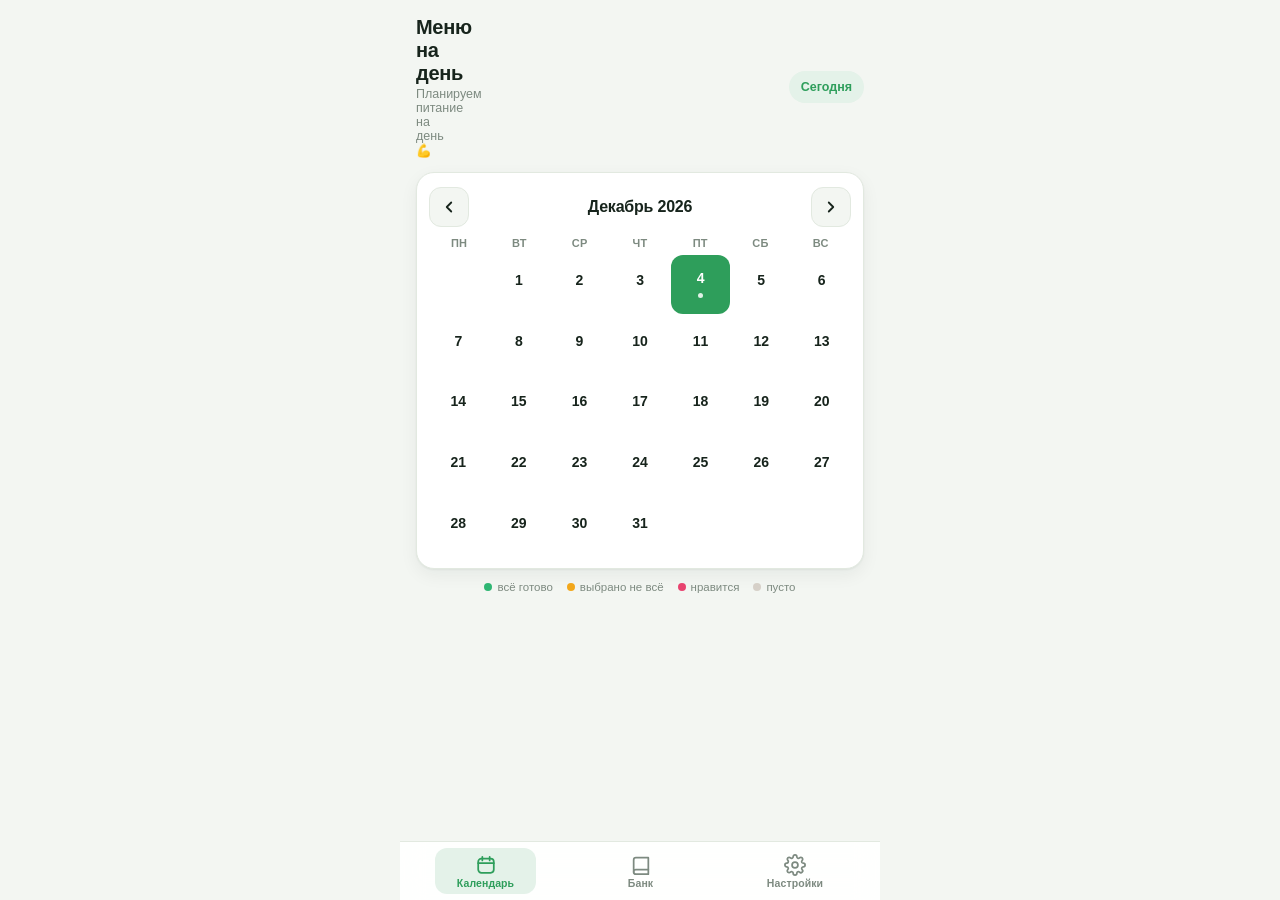
<file: index.html>
<!DOCTYPE html>
<html lang="ru">
<head>
  <meta charset="UTF-8" />
  <meta name="viewport" content="width=device-width, initial-scale=1.0, maximum-scale=1.0, user-scalable=no, viewport-fit=cover" />
  <meta name="theme-color" content="#f3f6f2" />
  <meta name="mobile-web-app-capable" content="yes" />
  <meta name="apple-mobile-web-app-capable" content="yes" />
  <meta name="apple-mobile-web-app-status-bar-style" content="black-translucent" />
  <meta name="apple-mobile-web-app-title" content="Меню на день" />
  <title>Меню на день 🍳</title>
  <link rel="manifest" href="manifest.webmanifest" />
  <link rel="icon" href="icons/icon-192.png" />
  <link rel="apple-touch-icon" href="icons/icon-192.png" />
  <link rel="stylesheet" href="style.css" />
</head>
<body>
  <div id="app">

    <!-- ЭКРАН 1: Календарь -->
    <section id="screen-calendar" class="screen active">
      <header class="app-header">
        <div>
          <h1>Меню на день</h1>
          <p class="subtitle">Планируем питание на день 💪</p>
        </div>
        <button id="btnToday" class="btn-today">Сегодня</button>
      </header>
      <div class="install-banner" id="installBanner" style="display:none">
        <span>📲 Установить как приложение?</span>
        <button id="btnInstall">Установить</button>
        <button id="btnInstallClose" class="dismiss">✕</button>
      </div>
      <div class="card cal-card">
        <div class="cal-nav">
          <button id="calPrev" class="cal-arrow" aria-label="Предыдущий месяц"><svg viewBox="0 0 24 24" width="18" height="18" fill="none" stroke="currentColor" stroke-width="2.4" stroke-linecap="round" stroke-linejoin="round"><path d="M15 18l-6-6 6-6"/></svg></button>
          <div id="calTitle" class="cal-title"></div>
          <button id="calNext" class="cal-arrow" aria-label="Следующий месяц"><svg viewBox="0 0 24 24" width="18" height="18" fill="none" stroke="currentColor" stroke-width="2.4" stroke-linecap="round" stroke-linejoin="round"><path d="M9 6l6 6-6 6"/></svg></button>
        </div>
        <div class="cal-weekdays"><span>Пн</span><span>Вт</span><span>Ср</span><span>Чт</span><span>Пт</span><span>Сб</span><span>Вс</span></div>
        <div id="calGrid" class="cal-grid"></div>
      </div>
      <div class="legend">
        <span><i class="lg-dot full"></i>всё готово</span>
        <span><i class="lg-dot partial"></i>выбрано не всё</span>
        <span><i class="lg-dot liked"></i>нравится</span>
        <span><i class="lg-dot empty"></i>пусто</span>
      </div>
    </section>

    <!-- ЭКРАН 2: День (редактор) -->
    <section id="screen-day" class="screen">
      <header class="app-header">
        <button class="btn-back" id="btnBackCal" aria-label="Назад к календарю"><svg viewBox="0 0 24 24" width="20" height="20" fill="none" stroke="currentColor" stroke-width="2.2" stroke-linecap="round" stroke-linejoin="round"><path d="M15 18l-6-6 6-6"/></svg></button>
        <div class="head-center">
          <h1 id="dayTitle" class="day-title">День</h1>
          <p class="subtitle" id="daySubtitle"></p>
        </div>
        <button class="btn-dice" id="btnDice" title="Заполнить пустые слоты"><svg viewBox="0 0 24 24" width="20" height="20" fill="none" stroke="currentColor" stroke-width="2" stroke-linecap="round" stroke-linejoin="round"><rect x="3.5" y="3.5" width="17" height="17" rx="4"/><circle cx="8.7" cy="8.7" r="1.45" fill="currentColor" stroke="none"/><circle cx="15.3" cy="8.7" r="1.45" fill="currentColor" stroke="none"/><circle cx="12" cy="12" r="1.45" fill="currentColor" stroke="none"/><circle cx="8.7" cy="15.3" r="1.45" fill="currentColor" stroke="none"/><circle cx="15.3" cy="15.3" r="1.45" fill="currentColor" stroke="none"/></svg></button>
      </header>
      <div class="progress-wrap"><div class="progress-bar"><i id="progressFill"></i></div><span id="progressText" class="progress-text"></span></div>

      <!-- Счётчик калорий -->
      <div class="card kcal-card">
        <div class="kcal-top">
          <div class="kcal-big"><span id="kcalNum">0</span><span class="kcal-unit">ккал</span></div>
          <div class="kcal-pair" id="kcalPair"></div>
        </div>
        <div class="kcal-bar"><i id="kcalFill"></i></div>
        <div class="kcal-goal-label" id="kcalGoalLabel"></div>
      </div>

      <div id="daySlots" class="day-slots"></div>
      <div class="actions-row">
        <button class="btn-like" id="btnLike">♥ В избранное</button>
      </div>
    </section>

    <!-- ЭКРАН 3: Банк вариантов -->
    <section id="screen-bank" class="screen">
      <header class="app-header">
        <button class="btn-back" id="btnBackBank" aria-label="Назад к календарю"><svg viewBox="0 0 24 24" width="20" height="20" fill="none" stroke="currentColor" stroke-width="2.2" stroke-linecap="round" stroke-linejoin="round"><path d="M15 18l-6-6 6-6"/></svg></button>
        <div>
          <h1>Банк вариантов</h1>
          <p class="subtitle">Всё меню для ротации</p>
        </div>
        <span class="spacer"></span>
      </header>
      <div id="bankContent" class="bank-content"></div>
    </section>

    <!-- ЭКРАН 4: Настройки -->
    <section id="screen-settings" class="screen">
      <header class="app-header">
        <span class="spacer"></span>
        <div class="head-center">
          <h1>Настройки</h1>
          <p class="subtitle">Цели и параметры</p>
        </div>
        <span class="spacer"></span>
      </header>
      <div class="card settings-card">
        <h2 class="settings-title">🎯 Цель калорий на день</h2>
        <p class="settings-note">Сколько ккал нужно <b>на одного</b> в день для набора веса. Приложение само посчитает сумму выбранных блюд и покажет прогресс. На двоих — удвоенная сумма.</p>
        <div class="goal-row">
          <button class="goal-step" id="goalMinus">−</button>
          <div class="goal-value"><span id="goalValue">3000</span><small>ккал</small></div>
          <button class="goal-step" id="goalPlus">+</button>
        </div>
        <input type="range" id="goalSlider" min="1500" max="5000" step="50" />
        <div class="goal-presets" id="goalPresets"></div>
      </div>

      <div class="card settings-card gram-card">
        <h2 class="settings-title">⚖️ Граммовки блюд</h2>
        <p class="settings-note">Базовая граммовка для <b>всех</b> блюд — в граммах. «Как в банке» использует стандартные порции каждого блюда; задайте свой вес (например 450 г), и калорийность всех блюд пересчитается пропорционально. Для отдельного приёма пищи граммовку можно менять точечно — прямо в шторке выбора блюда.</p>
        <div class="gram-row">
          <div class="gram-value"><span id="gramValue">как в банке</span><small>базовый вес одной порции</small></div>
        </div>
        <input type="range" id="gramSlider" min="0" max="1000" step="50" value="0" />
        <div class="goal-presets gram-presets" id="gramPresets"></div>
      </div>

      <div class="card settings-card theme-card">
        <h2 class="settings-title">🎨 Тема оформления</h2>
        <p class="settings-note">Выберите цвет интерфейса. «Градиент» — мягкий пастельный фон, акценты которого плавно переливаются по кругу.</p>
        <div class="theme-row" id="themeRow"></div>
      </div>
    </section>

    <!-- Глобальная нижняя навигация: одна на всё приложение, не дублируется на каждом экране -->
    <nav class="bottom-nav" data-nav="calendar"></nav>

    <!-- Модалка выбора блюда -->
    <div id="modal" class="modal" style="display:none">
      <div class="modal-backdrop" id="modalBackdrop"></div>
      <div class="modal-sheet">
        <div class="modal-header">
          <h2 id="modalTitle">Выберите блюдо</h2>
          <button id="modalClose" class="modal-close">✕</button>
        </div>
        <div class="portion-row">
          <div class="portion-head">⚖️ Граммовка<span id="portionValue"></span></div>
          <div class="portion-controls">
            <button class="portion-step" id="portionMinus" type="button">−50</button>
            <input class="portion-input" id="portionInput" type="number" min="50" max="3000" step="10" inputmode="numeric" placeholder="—" />
            <span class="portion-unit">г</span>
            <button class="portion-step" id="portionPlus" type="button">+50</button>
            <button class="portion-reset" id="portionReset" type="button">↺ стандарт</button>
          </div>
        </div>
        <div id="modalList" class="modal-list"></div>
        <button id="modalClear" class="btn-clear">🗑 Очистить слот</button>
      </div>
    </div>

    <!-- Модалка рецепта -->
    <div id="recipeModal" class="modal" style="display:none">
      <div class="modal-backdrop" id="recipeBackdrop"></div>
      <div class="modal-sheet">
        <div class="modal-header">
          <h2 id="recipeTitle">Рецепт</h2>
          <button id="recipeClose" class="modal-close">✕</button>
        </div>
        <div id="recipeBody" class="recipe-body"></div>
      </div>
    </div>

    <!-- Тост -->
    <div id="toast" class="toast" style="display:none"></div>
  </div>

  <script src="app.js"></script>
</body>
</html>
</file>
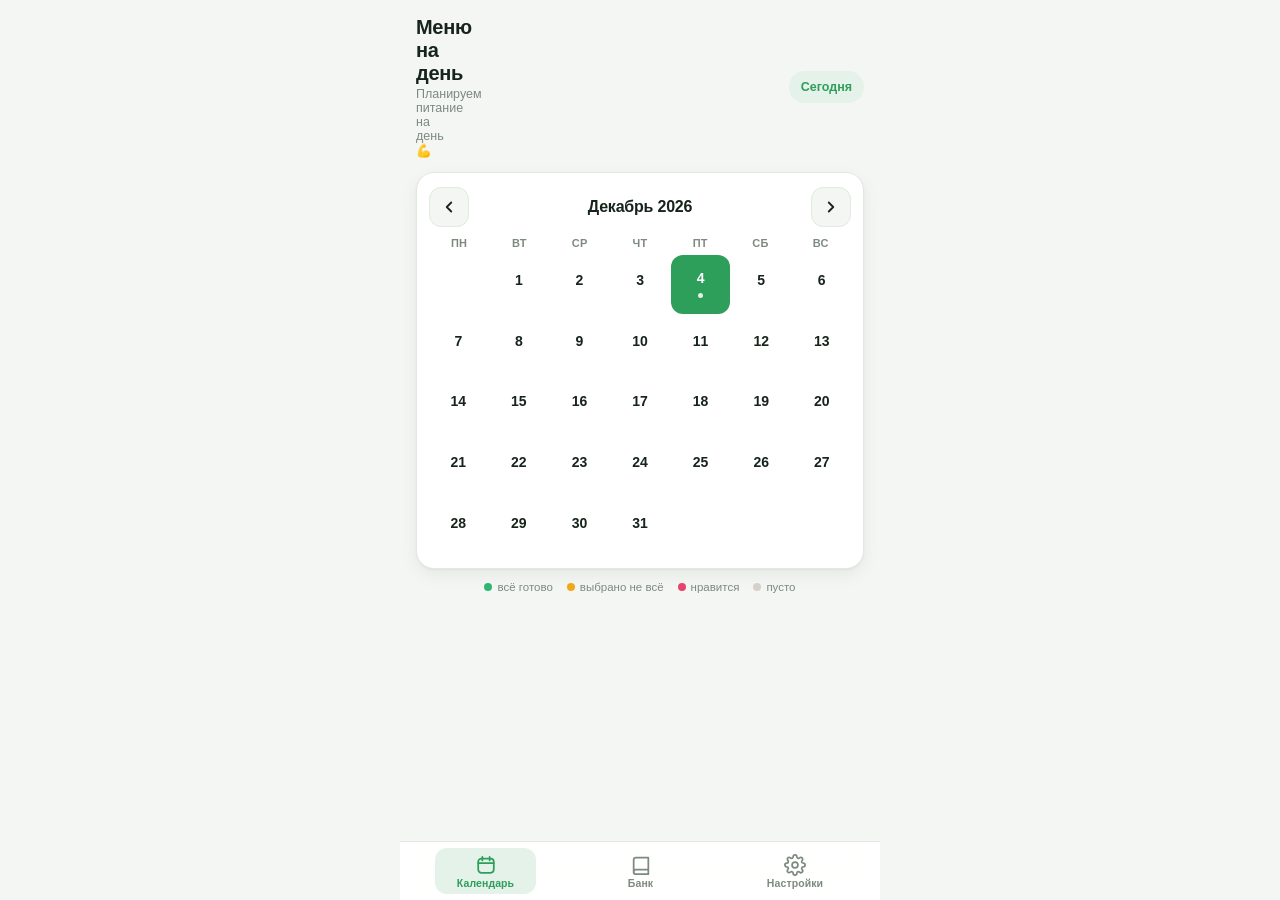
<file: food-day-app/index.html>
<!DOCTYPE html>
<html lang="ru">
<head>
  <meta charset="UTF-8" />
  <meta name="viewport" content="width=device-width, initial-scale=1.0, maximum-scale=1.0, user-scalable=no, viewport-fit=cover" />
  <meta name="theme-color" content="#f3f6f2" />
  <meta name="mobile-web-app-capable" content="yes" />
  <meta name="apple-mobile-web-app-capable" content="yes" />
  <meta name="apple-mobile-web-app-status-bar-style" content="black-translucent" />
  <meta name="apple-mobile-web-app-title" content="Меню на день" />
  <title>Меню на день 🍳</title>
  <link rel="manifest" href="manifest.webmanifest" />
  <link rel="icon" href="icons/icon-192.png" />
  <link rel="apple-touch-icon" href="icons/icon-192.png" />
  <link rel="stylesheet" href="style.css" />
</head>
<body>
  <div id="app">

    <!-- ЭКРАН 1: Календарь -->
    <section id="screen-calendar" class="screen active">
      <header class="app-header">
        <div>
          <h1>Меню на день</h1>
          <p class="subtitle">Планируем питание на день 💪</p>
        </div>
        <button id="btnToday" class="btn-today">Сегодня</button>
      </header>
      <div class="install-banner" id="installBanner" style="display:none">
        <span>📲 Установить как приложение?</span>
        <button id="btnInstall">Установить</button>
        <button id="btnInstallClose" class="dismiss">✕</button>
      </div>
      <div class="card cal-card">
        <div class="cal-nav">
          <button id="calPrev" class="cal-arrow" aria-label="Предыдущий месяц"><svg viewBox="0 0 24 24" width="18" height="18" fill="none" stroke="currentColor" stroke-width="2.4" stroke-linecap="round" stroke-linejoin="round"><path d="M15 18l-6-6 6-6"/></svg></button>
          <div id="calTitle" class="cal-title"></div>
          <button id="calNext" class="cal-arrow" aria-label="Следующий месяц"><svg viewBox="0 0 24 24" width="18" height="18" fill="none" stroke="currentColor" stroke-width="2.4" stroke-linecap="round" stroke-linejoin="round"><path d="M9 6l6 6-6 6"/></svg></button>
        </div>
        <div class="cal-weekdays"><span>Пн</span><span>Вт</span><span>Ср</span><span>Чт</span><span>Пт</span><span>Сб</span><span>Вс</span></div>
        <div id="calGrid" class="cal-grid"></div>
      </div>
      <div class="legend">
        <span><i class="lg-dot full"></i>всё готово</span>
        <span><i class="lg-dot partial"></i>выбрано не всё</span>
        <span><i class="lg-dot liked"></i>нравится</span>
        <span><i class="lg-dot empty"></i>пусто</span>
      </div>
    </section>

    <!-- ЭКРАН 2: День (редактор) -->
    <section id="screen-day" class="screen">
      <header class="app-header">
        <button class="btn-back" id="btnBackCal" aria-label="Назад к календарю"><svg viewBox="0 0 24 24" width="20" height="20" fill="none" stroke="currentColor" stroke-width="2.2" stroke-linecap="round" stroke-linejoin="round"><path d="M15 18l-6-6 6-6"/></svg></button>
        <div class="head-center">
          <h1 id="dayTitle" class="day-title">День</h1>
          <p class="subtitle" id="daySubtitle"></p>
        </div>
        <button class="btn-dice" id="btnDice" title="Заполнить пустые слоты"><svg viewBox="0 0 24 24" width="20" height="20" fill="none" stroke="currentColor" stroke-width="2" stroke-linecap="round" stroke-linejoin="round"><rect x="3.5" y="3.5" width="17" height="17" rx="4"/><circle cx="8.7" cy="8.7" r="1.45" fill="currentColor" stroke="none"/><circle cx="15.3" cy="8.7" r="1.45" fill="currentColor" stroke="none"/><circle cx="12" cy="12" r="1.45" fill="currentColor" stroke="none"/><circle cx="8.7" cy="15.3" r="1.45" fill="currentColor" stroke="none"/><circle cx="15.3" cy="15.3" r="1.45" fill="currentColor" stroke="none"/></svg></button>
      </header>
      <div class="progress-wrap"><div class="progress-bar"><i id="progressFill"></i></div><span id="progressText" class="progress-text"></span></div>

      <!-- Счётчик калорий -->
      <div class="card kcal-card">
        <div class="kcal-top">
          <div class="kcal-big"><span id="kcalNum">0</span><span class="kcal-unit">ккал</span></div>
          <div class="kcal-pair" id="kcalPair"></div>
        </div>
        <div class="kcal-bar"><i id="kcalFill"></i></div>
        <div class="kcal-goal-label" id="kcalGoalLabel"></div>
      </div>

      <div id="daySlots" class="day-slots"></div>
      <div class="actions-row">
        <button class="btn-like" id="btnLike">♥ В избранное</button>
      </div>
    </section>

    <!-- ЭКРАН 3: Банк вариантов -->
    <section id="screen-bank" class="screen">
      <header class="app-header">
        <button class="btn-back" id="btnBackBank" aria-label="Назад к календарю"><svg viewBox="0 0 24 24" width="20" height="20" fill="none" stroke="currentColor" stroke-width="2.2" stroke-linecap="round" stroke-linejoin="round"><path d="M15 18l-6-6 6-6"/></svg></button>
        <div>
          <h1>Банк вариантов</h1>
          <p class="subtitle">Всё меню для ротации</p>
        </div>
        <span class="spacer"></span>
      </header>
      <div id="bankContent" class="bank-content"></div>
    </section>

    <!-- ЭКРАН 4: Настройки -->
    <section id="screen-settings" class="screen">
      <header class="app-header">
        <span class="spacer"></span>
        <div class="head-center">
          <h1>Настройки</h1>
          <p class="subtitle">Цели и параметры</p>
        </div>
        <span class="spacer"></span>
      </header>
      <div class="card settings-card">
        <h2 class="settings-title">🎯 Цель калорий на день</h2>
        <p class="settings-note">Сколько ккал нужно <b>на одного</b> в день для набора веса. Приложение само посчитает сумму выбранных блюд и покажет прогресс. На двоих — удвоенная сумма.</p>
        <div class="goal-row">
          <button class="goal-step" id="goalMinus">−</button>
          <div class="goal-value"><span id="goalValue">3000</span><small>ккал</small></div>
          <button class="goal-step" id="goalPlus">+</button>
        </div>
        <input type="range" id="goalSlider" min="1500" max="5000" step="50" />
        <div class="goal-presets" id="goalPresets"></div>
      </div>

      <div class="card settings-card gram-card">
        <h2 class="settings-title">⚖️ Граммовки блюд</h2>
        <p class="settings-note">Обычные порции из банка — это <b>×1</b>. Увеличьте шкалу, если готовы есть больше (все калории пересчитаются), или уменьшите, если такие порции велики. Для отдельного приёма пищи граммовку можно менять точечно — прямо в шторке выбора блюда.</p>
        <div class="gram-row">
          <div class="gram-value"><span id="gramValue">×1</span><small>к базовым порциям</small></div>
        </div>
        <input type="range" id="gramSlider" min="0.5" max="2" step="0.05" value="1" />
        <div class="goal-presets gram-presets" id="gramPresets"></div>
      </div>
    </section>

    <!-- Глобальная нижняя навигация: одна на всё приложение, не дублируется на каждом экране -->
    <nav class="bottom-nav" data-nav="calendar"></nav>

    <!-- Модалка выбора блюда -->
    <div id="modal" class="modal" style="display:none">
      <div class="modal-backdrop" id="modalBackdrop"></div>
      <div class="modal-sheet">
        <div class="modal-header">
          <h2 id="modalTitle">Выберите блюдо</h2>
          <button id="modalClose" class="modal-close">✕</button>
        </div>
        <div class="portion-row">
          <div class="portion-head">⚖️ Граммовка<span id="portionValue"></span></div>
          <div class="portion-presets" id="portionPresets"></div>
        </div>
        <div id="modalList" class="modal-list"></div>
        <button id="modalClear" class="btn-clear">🗑 Очистить слот</button>
      </div>
    </div>

    <!-- Тост -->
    <div id="toast" class="toast" style="display:none"></div>
  </div>

  <script src="app.js"></script>
</body>
</html>
</file>
<file: style.css>
/* ===== «Меню на день» v4 — зелёная тема ===== */
:root {
  --bg: #f3f6f2;
  --surface: #ffffff;
  --ink: #17241c;
  --muted: #7d8a80;
  --line: #e2e9e0;
  --accent: #2e9e5b;          /* приятный зелёный */
  --accent-strong: #268452;
  --accent-soft: #e4f2e9;
  --green: #2fb673;
  --amber: #f2a71b;
  --pink: #e8436f;
  --radius: 18px;
  --shadow: 0 1px 2px rgba(23,36,28,.05), 0 6px 18px rgba(23,36,28,.06);
  --nav-h: calc(62px + env(safe-area-inset-bottom)); /* реальная высота нижней навигации */
}

/* ===== ТЕМЫ (переключаются атрибутом data-theme на <html>) ===== */
html[data-theme="pink"] {
  --bg: #fdf1f5; --surface: #ffffff; --ink: #2c1a22; --muted: #9b8290; --line: #f2dbe4;
  --accent: #e0489a; --accent-strong: #c23682; --accent-soft: #fbe3ef;
  --green: #e0489a; --pink: #d63b8b;
}
html[data-theme="blue"] {
  --bg: #eff4fb; --surface: #ffffff; --ink: #16222f; --muted: #7f8b99; --line: #dde6f0;
  --accent: #2f7fd1; --accent-strong: #2266ad; --accent-soft: #e0edf9;
  --green: #2f7fd1; --pink: #e8436f;
}
html[data-theme="red"] {
  --bg: #fcf1ef; --surface: #ffffff; --ink: #2d1a16; --muted: #9c827c; --line: #f1dbd6;
  --accent: #d94a3d; --accent-strong: #b93a2f; --accent-soft: #fae2de;
  --green: #d94a3d; --pink: #e8436f;
}
html[data-theme="violet"] {
  --bg: #f4f1fb; --surface: #ffffff; --ink: #221b31; --muted: #8a839c; --line: #e5dff2;
  --accent: #7c5cd6; --accent-strong: #6647bd; --accent-soft: #ece5f9;
  --green: #7c5cd6; --pink: #e8436f;
}
/* градиент: фон и акценты «текут» по часам (акцент задаётся из app.js в --accent-now) */
html[data-theme="gradient"] {
  --bg: #f4f2fa; --surface: #ffffff; --ink: #201d2b; --muted: #8b8798; --line: #e7e3f0;
  --accent: var(--accent-now, #7c5cd6);
  --accent-strong: color-mix(in srgb, var(--accent-now, #7c5cd6) 82%, #1c1c28);
  --accent-soft: color-mix(in srgb, var(--accent-now, #7c5cd6) 15%, #ffffff);
  --green: var(--accent-now, #7c5cd6);
  --pink: var(--accent-now, #7c5cd6);
}
html[data-theme="gradient"] body {
  background: linear-gradient(160deg, #ffe1ec 0%, #e6e4ff 35%, #d3f0ff 65%, #dcfce7 100%);
  background-attachment: fixed;
}
html[data-theme="gradient"] #app { background: transparent; }
html[data-theme="gradient"] .card,
html[data-theme="gradient"] .modal-sheet,
html[data-theme="gradient"] .bottom-nav { backdrop-filter: blur(6px); }
html[data-theme="gradient"] .cal-cell.today { color: var(--accent); }
* { margin: 0; padding: 0; box-sizing: border-box; -webkit-tap-highlight-color: transparent; }
html, body { height: 100%; }
body {
  font-family: -apple-system, BlinkMacSystemFont, "Segoe UI", Roboto, "Helvetica Neue", sans-serif;
  background: var(--bg); color: var(--ink);
  max-width: 480px; margin: 0 auto; min-height: 100dvh;
  user-select: none; -webkit-user-select: none;
  -webkit-font-smoothing: antialiased;
}
#app { display: flex; flex-direction: column; min-height: 100dvh; background: var(--bg); }
button { font-family: inherit; cursor: pointer; border: none; background: none; color: inherit; touch-action: manipulation; }

.screen { display: none; flex: 1; flex-direction: column; padding: calc(16px + env(safe-area-inset-top)) 16px calc(var(--nav-h) + 16px); }
.screen.active { display: flex; }

/* ---------- Шапки ---------- */
.app-header { display: grid; grid-template-columns: 44px 1fr 44px; align-items: center; gap: 8px; margin-bottom: 14px; min-height: 44px; }
.app-header > div:first-child { min-width: 0; }
.app-header h1 { font-size: 20px; font-weight: 800; letter-spacing: -.3px; line-height: 1.15; }
.app-header .head-center { text-align: center; min-width: 0; }
.app-header .day-title { font-size: 16px; font-weight: 800; white-space: nowrap; overflow: hidden; text-overflow: ellipsis; }
.subtitle { font-size: 12.5px; color: var(--muted); margin-top: 2px; white-space: normal; }
.spacer { width: 44px; }
.btn-back, .btn-dice {
  width: 44px; height: 44px; border-radius: 14px; display: grid; place-items: center;
  background: var(--surface); border: 1px solid var(--line); color: var(--ink); box-shadow: var(--shadow);
  justify-self: start; flex: none;
}
.btn-dice { justify-self: end; color: var(--accent); }
.btn-back:active, .btn-dice:active { transform: scale(.93); }
.btn-today {
  grid-column: 3; justify-self: end; font-size: 12.5px; font-weight: 700; color: var(--accent);
  background: var(--accent-soft); padding: 9px 12px; border-radius: 999px;
}
.btn-today:active { transform: scale(.95); }

/* ---------- Карточка ---------- */
.card { background: var(--surface); border: 1px solid var(--line); border-radius: var(--radius); box-shadow: var(--shadow); }

/* ---------- Баннер установки ---------- */
.install-banner {
  display: flex; align-items: center; gap: 8px;
  background: var(--ink); color: #fff; border-radius: 14px;
  padding: 10px 12px; margin-bottom: 12px; font-size: 13px;
}
.install-banner button { background: var(--accent); color: #fff; border-radius: 9px; padding: 7px 11px; font-size: 12px; font-weight: 700; }
.install-banner .dismiss { background: transparent; color: #a8a29e; font-size: 14px; padding: 7px 6px; }

/* ---------- Календарь ---------- */
.cal-card { padding: 14px 12px 12px; }
.cal-nav { display: grid; grid-template-columns: 40px 1fr 40px; align-items: center; margin-bottom: 10px; }
.cal-title { font-weight: 800; font-size: 16px; text-align: center; letter-spacing: -.2px; }
.cal-arrow {
  width: 40px; height: 40px; border-radius: 12px; display: grid; place-items: center;
  background: var(--bg); color: var(--ink); border: 1px solid var(--line);
}
.cal-arrow svg { display: block; }
.cal-arrow:active { transform: scale(.92); }
.cal-weekdays { display: grid; grid-template-columns: repeat(7, 1fr); margin-bottom: 6px; }
.cal-weekdays span { text-align: center; font-size: 11px; font-weight: 700; color: var(--muted); text-transform: uppercase; letter-spacing: .3px; }
.cal-grid { display: grid; grid-template-columns: repeat(7, 1fr); gap: 2px; }
.cal-cell { aspect-ratio: 1; border-radius: 12px; display: flex; flex-direction: column; align-items: center; justify-content: center; gap: 3px; font-size: 14px; position: relative; color: var(--ink); }
.cal-cell.blank { visibility: hidden; }
.cal-cell.day { transition: transform .1s, background .15s; }
.cal-cell.day:active { transform: scale(.9); }
.cal-cell .num { line-height: 1; font-weight: 600; }
.cal-cell .dot { width: 5px; height: 5px; border-radius: 50%; background: transparent; }
.cal-cell.status-partial .dot { background: var(--amber); }
.cal-cell.status-full .dot { background: var(--green); }
.cal-cell.status-liked { background: #fdeaef; }
.cal-cell.status-liked .dot { background: var(--pink); }
.cal-cell.today { color: var(--accent); font-weight: 800; }
.cal-cell.today .num::after { content: ""; display: block; width: 4px; height: 4px; border-radius: 50%; background: var(--accent); margin: 2px auto -1px; }
.cal-cell.today.status-full .dot, .cal-cell.today.status-partial .dot, .cal-cell.today.status-liked .dot { visibility: hidden; }
.cal-cell.selected { background: var(--accent); }
.cal-cell.selected .num { color: #fff; }
.cal-cell.selected .dot { background: rgba(255,255,255,.85) !important; visibility: visible !important; }

.legend { display: flex; gap: 14px; justify-content: center; align-items: center; font-size: 11.5px; color: var(--muted); margin-top: 12px; flex-wrap: wrap; }
.legend span { display: inline-flex; align-items: center; gap: 5px; }
.lg-dot { width: 8px; height: 8px; border-radius: 50%; display: inline-block; }
.lg-dot.full { background: var(--green); }
.lg-dot.partial { background: var(--amber); }
.lg-dot.liked { background: var(--pink); }
.lg-dot.empty { background: #d6d0c8; }

/* ---------- Прогресс дня ---------- */
.progress-wrap { display: flex; align-items: center; gap: 10px; margin-bottom: 14px; }
.progress-bar { flex: 1; height: 6px; border-radius: 999px; background: var(--line); overflow: hidden; }
.progress-bar i { display: block; height: 100%; width: 0%; border-radius: 999px; background: var(--accent); transition: width .3s ease; }
.progress-text { font-size: 12px; font-weight: 700; color: var(--muted); flex: none; }

/* ---------- Слоты дня ---------- */
.day-slots { display: flex; flex-direction: column; gap: 10px; }
.slot-card {
  display: flex; align-items: center; gap: 12px; text-align: left;
  background: var(--surface); border-radius: var(--radius); padding: 14px;
  border: 1px solid var(--line); box-shadow: var(--shadow); width: 100%;
}
.slot-card.empty { border-style: dashed; border-color: #d9d2c9; background: transparent; box-shadow: none; color: var(--muted); }
.slot-card:active { transform: scale(.985); }
.slot-icon {
  width: 44px; height: 44px; border-radius: 14px; flex: none;
  display: grid; place-items: center; font-size: 21px; background: var(--accent-soft);
}
.slot-card.empty .slot-icon { background: var(--bg); }
.slot-body { flex: 1; min-width: 0; }
.slot-label { font-size: 10.5px; text-transform: uppercase; letter-spacing: .8px; color: var(--muted); font-weight: 800; }
.slot-name { font-size: 15.5px; font-weight: 700; margin: 3px 0 1px; letter-spacing: -.2px; }
.slot-desc { font-size: 12.5px; color: var(--muted); line-height: 1.45; display: -webkit-box; -webkit-line-clamp: 2; -webkit-box-orient: vertical; overflow: hidden; }
.slot-hint { font-size: 11.5px; color: var(--accent); margin-top: 4px; font-weight: 600; }
.slot-time { font-size: 11px; color: var(--muted); flex: none; background: var(--bg); border: 1px solid var(--line); padding: 3px 8px; border-radius: 999px; }
.slot-side { display: flex; flex-direction: column; align-items: flex-end; gap: 6px; flex: none; align-self: flex-start; margin-top: 3px; }
.slot-kcal { font-size: 11.5px; font-weight: 800; color: var(--accent-strong); background: var(--accent-soft); padding: 3px 8px; border-radius: 999px; white-space: nowrap; }
.slot-grams { font-size: 11px; font-weight: 800; color: var(--muted); background: var(--bg); border: 1px solid var(--line); padding: 3px 8px; border-radius: 999px; white-space: nowrap; }
.slot-grams b { color: var(--amber); font-weight: 800; }

/* ---------- Счётчик калорий ---------- */
.kcal-card { padding: 14px 16px; margin-bottom: 14px; }
.kcal-top { display: flex; align-items: baseline; justify-content: space-between; gap: 8px; margin-bottom: 10px; }
.kcal-big { display: flex; align-items: baseline; gap: 6px; }
.kcal-big span:first-child { font-size: 28px; font-weight: 800; letter-spacing: -.5px; color: var(--ink); }
.kcal-unit { font-size: 13px; font-weight: 700; color: var(--muted); }
.kcal-pair { font-size: 12px; font-weight: 700; color: var(--accent-strong); background: var(--accent-soft); padding: 4px 10px; border-radius: 999px; white-space: nowrap; }
.kcal-bar { height: 8px; border-radius: 999px; background: var(--accent-soft); overflow: hidden; }
.kcal-bar i { display: block; height: 100%; width: 0%; border-radius: 999px; background: linear-gradient(90deg, var(--accent), var(--green)); transition: width .35s ease; }
.kcal-goal-label { font-size: 11.5px; color: var(--muted); margin-top: 8px; font-weight: 600; }

/* ---------- Настройки ---------- */
.settings-card { padding: 16px; }
.settings-title { font-size: 16px; font-weight: 800; margin-bottom: 8px; letter-spacing: -.2px; }
.settings-note { font-size: 12.5px; color: var(--muted); line-height: 1.5; margin-bottom: 14px; }
.goal-row { display: grid; grid-template-columns: 52px 1fr 52px; align-items: center; gap: 10px; margin-bottom: 14px; }
.goal-step { height: 52px; border-radius: 16px; background: var(--accent-soft); color: var(--accent-strong); font-size: 24px; font-weight: 800; display: grid; place-items: center; border: 1px solid transparent; }
.goal-step:active { transform: scale(.93); }
.goal-value { text-align: center; }
.goal-value span { font-size: 32px; font-weight: 800; letter-spacing: -.5px; }
.goal-value small { display: block; font-size: 11.5px; color: var(--muted); font-weight: 700; margin-top: 2px; }
#goalSlider { width: 100%; accent-color: var(--accent); margin-bottom: 14px; }
.goal-presets { display: flex; gap: 8px; }
.preset { flex: 1; padding: 10px 4px; border-radius: 12px; background: var(--bg); border: 1px solid var(--line); font-size: 12.5px; font-weight: 700; color: var(--muted); }
.preset.active { background: var(--accent); border-color: var(--accent); color: #fff; }

/* ---------- Выбор темы ---------- */
.theme-row { display: flex; flex-wrap: wrap; gap: 14px; justify-content: center; padding: 6px 2px 2px; }
.theme-dot {
  width: 52px; height: 52px; border-radius: 50%; position: relative;
  border: 3px solid var(--line); box-shadow: var(--shadow); transition: transform .12s ease;
}
.theme-dot:active { transform: scale(.9); }
.theme-dot[data-theme="green"]   { background: linear-gradient(145deg, #4cc47f, #2e9e5b); }
.theme-dot[data-theme="pink"]    { background: linear-gradient(145deg, #ff8ec2, #e0489a); }
.theme-dot[data-theme="blue"]    { background: linear-gradient(145deg, #6db3ef, #2f7fd1); }
.theme-dot[data-theme="red"]     { background: linear-gradient(145deg, #ff8a76, #d94a3d); }
.theme-dot[data-theme="violet"]  { background: linear-gradient(145deg, #ab8cf2, #7c5cd6); }
.theme-dot[data-theme="gradient"]{ background: linear-gradient(145deg, #ffe1ec 0%, #a5b4fc 40%, #7dd3fc 70%, #86efac 100%); }
.theme-dot.active { border-color: var(--accent); }
.theme-dot.active::after {
  content: "✓"; position: absolute; inset: 0; display: grid; place-items: center;
  color: #fff; font-size: 20px; font-weight: 800; text-shadow: 0 1px 3px rgba(0,0,0,.35);
}
.theme-names { display: flex; flex-wrap: wrap; gap: 6px 14px; justify-content: center; margin-top: 10px; }
.theme-name { font-size: 11.5px; font-weight: 700; color: var(--muted); width: 52px; text-align: center; }
.theme-name.active { color: var(--accent-strong); }

/* ---------- Действия ---------- */
.actions-row { display: flex; gap: 10px; margin-top: 16px; }
.btn-like { flex: 1; padding: 14px; border-radius: 14px; font-size: 14.5px; font-weight: 700; transition: transform .1s; }
.btn-like { background: var(--surface); border: 1px solid var(--line); color: var(--ink); }
.btn-like.active { background: var(--pink); border-color: var(--pink); color: #fff; }
.btn-like:active { transform: scale(.96); }

/* ---------- Модалка ---------- */
.modal { position: fixed; inset: 0; z-index: 50; display: flex; align-items: flex-end; justify-content: center; }
.modal-backdrop { position: absolute; inset: 0; background: rgba(28,25,23,.45); backdrop-filter: blur(3px); animation: fade .2s ease; }
@keyframes fade { from { opacity: 0; } to { opacity: 1; } }
.modal-sheet {
  position: relative; width: 100%; max-width: 480px; max-height: 80dvh;
  background: var(--surface); border-radius: 26px 26px 0 0;
  padding: 10px 16px calc(20px + env(safe-area-inset-bottom));
  display: flex; flex-direction: column; animation: slideUp .25s cubic-bezier(.2,.8,.2,1);
}
.modal-sheet::before { content: ""; display: block; width: 40px; height: 4px; border-radius: 2px; background: var(--line); margin: 0 auto 10px; }
@keyframes slideUp { from { transform: translateY(60px); } to { transform: none; } }
.modal-header { display: flex; justify-content: space-between; align-items: center; margin-bottom: 12px; }
.modal-header h2 { font-size: 17px; font-weight: 800; letter-spacing: -.2px; }
.modal-close { font-size: 15px; width: 34px; height: 34px; border-radius: 50%; background: var(--bg); color: var(--muted); display: grid; place-items: center; }
.modal-list { overflow-y: auto; display: flex; flex-direction: column; gap: 8px; }
.choice-item {
  text-align: left; background: var(--surface); border: 1.5px solid var(--line);
  border-radius: 16px; padding: 13px 14px; position: relative; transition: border-color .15s;
}
.choice-item.chosen { border-color: var(--accent); background: var(--accent-soft); }
.choice-item:active { transform: scale(.985); }
.choice-name { font-weight: 700; font-size: 15px; margin-bottom: 3px; }
.choice-desc { font-size: 12.5px; color: var(--muted); line-height: 1.45; }
.choice-hint { font-size: 12px; color: var(--accent); margin-top: 5px; font-weight: 600; }
.choice-kcal { display: inline-block; font-size: 11.5px; font-weight: 800; color: var(--accent-strong); background: var(--accent-soft); padding: 3px 9px; border-radius: 999px; margin-top: 7px; }
.btn-clear { margin-top: 12px; padding: 13px; border-radius: 14px; background: var(--bg); border: 1px solid var(--line); color: var(--muted); font-weight: 700; font-size: 14px; }

/* ---------- Банк ---------- */
.bank-content { margin-top: 4px; }
.bank-section { margin-bottom: 22px; }
.bank-head { display: flex; align-items: baseline; justify-content: space-between; margin-bottom: 8px; padding: 0 2px; }
.bank-head h2 { font-size: 16px; font-weight: 800; letter-spacing: -.2px; }
.bank-time { font-size: 11.5px; color: var(--muted); font-weight: 600; }
.bank-item { background: var(--surface); border: 1px solid var(--line); border-radius: var(--radius); padding: 13px 14px; margin-bottom: 8px; box-shadow: var(--shadow); }
.bank-name { font-weight: 700; font-size: 14.5px; }
.bank-desc { font-size: 12.5px; color: var(--muted); margin-top: 4px; line-height: 1.45; }
.bank-hint { font-size: 12px; color: var(--accent); margin-top: 6px; font-weight: 600; }

/* ---------- Нижняя навигация ---------- */
.bottom-nav {
  position: fixed; bottom: 0; left: 50%; transform: translateX(-50%);
  width: 100%; max-width: 480px;
  display: flex; justify-content: space-around;
  background: rgba(255,255,255,.92); backdrop-filter: blur(12px); -webkit-backdrop-filter: blur(12px);
  border-top: 1px solid var(--line);
  padding: 6px 0 calc(6px + env(safe-area-inset-bottom));
  z-index: 10;
}
.nav-btn { display: flex; flex-direction: column; align-items: center; gap: 2px; color: var(--muted); padding: 6px 22px; border-radius: 12px; font-size: 19px; line-height: 1; }
.nav-btn span { font-size: 10.5px; font-weight: 700; letter-spacing: .1px; }
.nav-btn.active { color: var(--accent); background: var(--accent-soft); }

/* ---------- Граммовки: шторка выбора ---------- */
.portion-row { padding: 2px 0 10px; }
.portion-head { display: flex; align-items: baseline; gap: 8px; font-size: 12.5px; font-weight: 800; text-transform: uppercase; letter-spacing: .5px; color: var(--muted); margin-bottom: 8px; }
.portion-head span { font-size: 12px; font-weight: 700; color: var(--accent-strong); text-transform: none; letter-spacing: 0; }
.portion-controls { display: flex; align-items: center; gap: 6px; }
.portion-step { padding: 9px 12px; border-radius: 12px; background: var(--bg); border: 1.5px solid var(--line); font-size: 13px; font-weight: 800; color: var(--muted); transition: all .12s; white-space: nowrap; }
.portion-step:not(:disabled):active { transform: scale(.93); }
.portion-step:disabled, .portion-reset:disabled { opacity: .4; }
.portion-input { width: 84px; flex: 0 0 auto; padding: 9px 10px; border-radius: 12px; border: 1.5px solid var(--line); background: #fff; font-size: 16px; font-weight: 800; color: var(--text); text-align: center; -moz-appearance: textfield; appearance: textfield; }
.portion-input::-webkit-outer-spin-button, .portion-input::-webkit-inner-spin-button { -webkit-appearance: none; margin: 0; }
.portion-input:disabled { opacity: .4; background: var(--bg); }
.portion-unit { font-size: 13px; font-weight: 800; color: var(--muted); margin-right: 2px; }
.portion-reset { margin-left: auto; padding: 9px 12px; border-radius: 12px; background: var(--bg); border: 1.5px dashed var(--line); font-size: 12.5px; font-weight: 800; color: var(--muted); white-space: nowrap; }
.portion-reset:not(:disabled) { border-color: var(--accent); color: var(--accent-strong); }
.slot-kcal b { color: var(--amber); }
.choice-kcal b { color: var(--amber); }

/* ---------- Граммовки: настройки ---------- */
.gram-card { margin-top: 14px; }
.gram-row { display: flex; justify-content: center; margin-bottom: 6px; }
.gram-value { text-align: center; }
.gram-value span { font-size: 30px; font-weight: 800; letter-spacing: -.5px; color: var(--accent-strong); }
.gram-value small { display: block; font-size: 11.5px; color: var(--muted); font-weight: 700; margin-top: 2px; }
#gramSlider { width: 100%; accent-color: var(--accent); margin-bottom: 14px; }
.gram-presets { flex-wrap: wrap; }
.gram-presets .preset { flex: 1 1 45%; }

/* ---------- Тост ---------- */
.toast {
  position: fixed; bottom: calc(var(--nav-h) + 14px); left: 50%; transform: translateX(-50%);
  background: var(--ink); color: #fff; padding: 12px 18px; border-radius: 14px;
  font-size: 13.5px; font-weight: 600; max-width: 88%; text-align: center; z-index: 60;
  box-shadow: 0 8px 24px rgba(0,0,0,.25); animation: slideUp .2s ease;
}

/* ---------- Кнопка «Рецепт» и модалка рецепта ---------- */
.slot-card { position: relative; }
.recipe-btn {
  display: inline-flex; align-items: center; gap: 4px;
  margin-top: 8px; padding: 5px 10px; border-radius: 999px;
  border: 1.5px solid var(--accent); background: var(--accent-soft);
  color: var(--accent-strong); font-size: 12px; font-weight: 700;
  cursor: pointer; transition: transform .1s ease;
}
.recipe-btn:active { transform: scale(.94); }
.choice-item { position: relative; }
.bank-item { position: relative; }
.recipe-body { padding: 4px 16px calc(18px + env(safe-area-inset-bottom)); overflow-y: auto; max-height: 65vh; }
.recipe-meta {
  text-align: center; font-size: 13px; font-weight: 700; color: var(--accent-strong);
  background: var(--accent-soft); border-radius: 12px; padding: 8px 10px; margin-bottom: 12px;
}
.recipe-sub { font-size: 13px; font-weight: 800; color: var(--ink); margin: 12px 0 6px; }
.recipe-list, .recipe-steps { margin: 0; padding-left: 20px; }
.recipe-list li, .recipe-steps li { font-size: 13.5px; line-height: 1.45; color: var(--muted); margin-bottom: 5px; }
.recipe-steps li::marker { color: var(--accent); font-weight: 800; }
</file>
<file: food-day-app/style.css>
/* ===== «Меню на день» v4 — зелёная тема ===== */
:root {
  --bg: #f3f6f2;
  --surface: #ffffff;
  --ink: #17241c;
  --muted: #7d8a80;
  --line: #e2e9e0;
  --accent: #2e9e5b;          /* приятный зелёный */
  --accent-strong: #268452;
  --accent-soft: #e4f2e9;
  --green: #2fb673;
  --amber: #f2a71b;
  --pink: #e8436f;
  --radius: 18px;
  --shadow: 0 1px 2px rgba(23,36,28,.05), 0 6px 18px rgba(23,36,28,.06);
  --nav-h: calc(62px + env(safe-area-inset-bottom)); /* реальная высота нижней навигации */
}
* { margin: 0; padding: 0; box-sizing: border-box; -webkit-tap-highlight-color: transparent; }
html, body { height: 100%; }
body {
  font-family: -apple-system, BlinkMacSystemFont, "Segoe UI", Roboto, "Helvetica Neue", sans-serif;
  background: var(--bg); color: var(--ink);
  max-width: 480px; margin: 0 auto; min-height: 100dvh;
  user-select: none; -webkit-user-select: none;
  -webkit-font-smoothing: antialiased;
}
#app { display: flex; flex-direction: column; min-height: 100dvh; background: var(--bg); }
button { font-family: inherit; cursor: pointer; border: none; background: none; color: inherit; touch-action: manipulation; }

.screen { display: none; flex: 1; flex-direction: column; padding: calc(16px + env(safe-area-inset-top)) 16px calc(var(--nav-h) + 16px); }
.screen.active { display: flex; }

/* ---------- Шапки ---------- */
.app-header { display: grid; grid-template-columns: 44px 1fr 44px; align-items: center; gap: 8px; margin-bottom: 14px; min-height: 44px; }
.app-header > div:first-child { min-width: 0; }
.app-header h1 { font-size: 20px; font-weight: 800; letter-spacing: -.3px; line-height: 1.15; }
.app-header .head-center { text-align: center; min-width: 0; }
.app-header .day-title { font-size: 16px; font-weight: 800; white-space: nowrap; overflow: hidden; text-overflow: ellipsis; }
.subtitle { font-size: 12.5px; color: var(--muted); margin-top: 2px; white-space: normal; }
.spacer { width: 44px; }
.btn-back, .btn-dice {
  width: 44px; height: 44px; border-radius: 14px; display: grid; place-items: center;
  background: var(--surface); border: 1px solid var(--line); color: var(--ink); box-shadow: var(--shadow);
  justify-self: start; flex: none;
}
.btn-dice { justify-self: end; color: var(--accent); }
.btn-back:active, .btn-dice:active { transform: scale(.93); }
.btn-today {
  grid-column: 3; justify-self: end; font-size: 12.5px; font-weight: 700; color: var(--accent);
  background: var(--accent-soft); padding: 9px 12px; border-radius: 999px;
}
.btn-today:active { transform: scale(.95); }

/* ---------- Карточка ---------- */
.card { background: var(--surface); border: 1px solid var(--line); border-radius: var(--radius); box-shadow: var(--shadow); }

/* ---------- Баннер установки ---------- */
.install-banner {
  display: flex; align-items: center; gap: 8px;
  background: var(--ink); color: #fff; border-radius: 14px;
  padding: 10px 12px; margin-bottom: 12px; font-size: 13px;
}
.install-banner button { background: var(--accent); color: #fff; border-radius: 9px; padding: 7px 11px; font-size: 12px; font-weight: 700; }
.install-banner .dismiss { background: transparent; color: #a8a29e; font-size: 14px; padding: 7px 6px; }

/* ---------- Календарь ---------- */
.cal-card { padding: 14px 12px 12px; }
.cal-nav { display: grid; grid-template-columns: 40px 1fr 40px; align-items: center; margin-bottom: 10px; }
.cal-title { font-weight: 800; font-size: 16px; text-align: center; letter-spacing: -.2px; }
.cal-arrow {
  width: 40px; height: 40px; border-radius: 12px; display: grid; place-items: center;
  background: var(--bg); color: var(--ink); border: 1px solid var(--line);
}
.cal-arrow svg { display: block; }
.cal-arrow:active { transform: scale(.92); }
.cal-weekdays { display: grid; grid-template-columns: repeat(7, 1fr); margin-bottom: 6px; }
.cal-weekdays span { text-align: center; font-size: 11px; font-weight: 700; color: var(--muted); text-transform: uppercase; letter-spacing: .3px; }
.cal-grid { display: grid; grid-template-columns: repeat(7, 1fr); gap: 2px; }
.cal-cell { aspect-ratio: 1; border-radius: 12px; display: flex; flex-direction: column; align-items: center; justify-content: center; gap: 3px; font-size: 14px; position: relative; color: var(--ink); }
.cal-cell.blank { visibility: hidden; }
.cal-cell.day { transition: transform .1s, background .15s; }
.cal-cell.day:active { transform: scale(.9); }
.cal-cell .num { line-height: 1; font-weight: 600; }
.cal-cell .dot { width: 5px; height: 5px; border-radius: 50%; background: transparent; }
.cal-cell.status-partial .dot { background: var(--amber); }
.cal-cell.status-full .dot { background: var(--green); }
.cal-cell.status-liked { background: #fdeaef; }
.cal-cell.status-liked .dot { background: var(--pink); }
.cal-cell.today { color: var(--accent); font-weight: 800; }
.cal-cell.today .num::after { content: ""; display: block; width: 4px; height: 4px; border-radius: 50%; background: var(--accent); margin: 2px auto -1px; }
.cal-cell.today.status-full .dot, .cal-cell.today.status-partial .dot, .cal-cell.today.status-liked .dot { visibility: hidden; }
.cal-cell.selected { background: var(--accent); }
.cal-cell.selected .num { color: #fff; }
.cal-cell.selected .dot { background: rgba(255,255,255,.85) !important; visibility: visible !important; }

.legend { display: flex; gap: 14px; justify-content: center; align-items: center; font-size: 11.5px; color: var(--muted); margin-top: 12px; flex-wrap: wrap; }
.legend span { display: inline-flex; align-items: center; gap: 5px; }
.lg-dot { width: 8px; height: 8px; border-radius: 50%; display: inline-block; }
.lg-dot.full { background: var(--green); }
.lg-dot.partial { background: var(--amber); }
.lg-dot.liked { background: var(--pink); }
.lg-dot.empty { background: #d6d0c8; }

/* ---------- Прогресс дня ---------- */
.progress-wrap { display: flex; align-items: center; gap: 10px; margin-bottom: 14px; }
.progress-bar { flex: 1; height: 6px; border-radius: 999px; background: var(--line); overflow: hidden; }
.progress-bar i { display: block; height: 100%; width: 0%; border-radius: 999px; background: var(--accent); transition: width .3s ease; }
.progress-text { font-size: 12px; font-weight: 700; color: var(--muted); flex: none; }

/* ---------- Слоты дня ---------- */
.day-slots { display: flex; flex-direction: column; gap: 10px; }
.slot-card {
  display: flex; align-items: center; gap: 12px; text-align: left;
  background: var(--surface); border-radius: var(--radius); padding: 14px;
  border: 1px solid var(--line); box-shadow: var(--shadow); width: 100%;
}
.slot-card.empty { border-style: dashed; border-color: #d9d2c9; background: transparent; box-shadow: none; color: var(--muted); }
.slot-card:active { transform: scale(.985); }
.slot-icon {
  width: 44px; height: 44px; border-radius: 14px; flex: none;
  display: grid; place-items: center; font-size: 21px; background: var(--accent-soft);
}
.slot-card.empty .slot-icon { background: var(--bg); }
.slot-body { flex: 1; min-width: 0; }
.slot-label { font-size: 10.5px; text-transform: uppercase; letter-spacing: .8px; color: var(--muted); font-weight: 800; }
.slot-name { font-size: 15.5px; font-weight: 700; margin: 3px 0 1px; letter-spacing: -.2px; }
.slot-desc { font-size: 12.5px; color: var(--muted); line-height: 1.45; display: -webkit-box; -webkit-line-clamp: 2; -webkit-box-orient: vertical; overflow: hidden; }
.slot-hint { font-size: 11.5px; color: var(--accent); margin-top: 4px; font-weight: 600; }
.slot-time { font-size: 11px; color: var(--muted); flex: none; background: var(--bg); border: 1px solid var(--line); padding: 3px 8px; border-radius: 999px; }
.slot-side { display: flex; flex-direction: column; align-items: flex-end; gap: 6px; flex: none; align-self: flex-start; margin-top: 3px; }
.slot-kcal { font-size: 11.5px; font-weight: 800; color: var(--accent-strong); background: var(--accent-soft); padding: 3px 8px; border-radius: 999px; white-space: nowrap; }

/* ---------- Счётчик калорий ---------- */
.kcal-card { padding: 14px 16px; margin-bottom: 14px; }
.kcal-top { display: flex; align-items: baseline; justify-content: space-between; gap: 8px; margin-bottom: 10px; }
.kcal-big { display: flex; align-items: baseline; gap: 6px; }
.kcal-big span:first-child { font-size: 28px; font-weight: 800; letter-spacing: -.5px; color: var(--ink); }
.kcal-unit { font-size: 13px; font-weight: 700; color: var(--muted); }
.kcal-pair { font-size: 12px; font-weight: 700; color: var(--accent-strong); background: var(--accent-soft); padding: 4px 10px; border-radius: 999px; white-space: nowrap; }
.kcal-bar { height: 8px; border-radius: 999px; background: var(--accent-soft); overflow: hidden; }
.kcal-bar i { display: block; height: 100%; width: 0%; border-radius: 999px; background: linear-gradient(90deg, var(--accent), var(--green)); transition: width .35s ease; }
.kcal-goal-label { font-size: 11.5px; color: var(--muted); margin-top: 8px; font-weight: 600; }

/* ---------- Настройки ---------- */
.settings-card { padding: 16px; }
.settings-title { font-size: 16px; font-weight: 800; margin-bottom: 8px; letter-spacing: -.2px; }
.settings-note { font-size: 12.5px; color: var(--muted); line-height: 1.5; margin-bottom: 14px; }
.goal-row { display: grid; grid-template-columns: 52px 1fr 52px; align-items: center; gap: 10px; margin-bottom: 14px; }
.goal-step { height: 52px; border-radius: 16px; background: var(--accent-soft); color: var(--accent-strong); font-size: 24px; font-weight: 800; display: grid; place-items: center; border: 1px solid transparent; }
.goal-step:active { transform: scale(.93); }
.goal-value { text-align: center; }
.goal-value span { font-size: 32px; font-weight: 800; letter-spacing: -.5px; }
.goal-value small { display: block; font-size: 11.5px; color: var(--muted); font-weight: 700; margin-top: 2px; }
#goalSlider { width: 100%; accent-color: var(--accent); margin-bottom: 14px; }
.goal-presets { display: flex; gap: 8px; }
.preset { flex: 1; padding: 10px 4px; border-radius: 12px; background: var(--bg); border: 1px solid var(--line); font-size: 12.5px; font-weight: 700; color: var(--muted); }
.preset.active { background: var(--accent); border-color: var(--accent); color: #fff; }

/* ---------- Действия ---------- */
.actions-row { display: flex; gap: 10px; margin-top: 16px; }
.btn-like { flex: 1; padding: 14px; border-radius: 14px; font-size: 14.5px; font-weight: 700; transition: transform .1s; }
.btn-like { background: var(--surface); border: 1px solid var(--line); color: var(--ink); }
.btn-like.active { background: var(--pink); border-color: var(--pink); color: #fff; }
.btn-like:active { transform: scale(.96); }

/* ---------- Модалка ---------- */
.modal { position: fixed; inset: 0; z-index: 50; display: flex; align-items: flex-end; justify-content: center; }
.modal-backdrop { position: absolute; inset: 0; background: rgba(28,25,23,.45); backdrop-filter: blur(3px); animation: fade .2s ease; }
@keyframes fade { from { opacity: 0; } to { opacity: 1; } }
.modal-sheet {
  position: relative; width: 100%; max-width: 480px; max-height: 80dvh;
  background: var(--surface); border-radius: 26px 26px 0 0;
  padding: 10px 16px calc(20px + env(safe-area-inset-bottom));
  display: flex; flex-direction: column; animation: slideUp .25s cubic-bezier(.2,.8,.2,1);
}
.modal-sheet::before { content: ""; display: block; width: 40px; height: 4px; border-radius: 2px; background: var(--line); margin: 0 auto 10px; }
@keyframes slideUp { from { transform: translateY(60px); } to { transform: none; } }
.modal-header { display: flex; justify-content: space-between; align-items: center; margin-bottom: 12px; }
.modal-header h2 { font-size: 17px; font-weight: 800; letter-spacing: -.2px; }
.modal-close { font-size: 15px; width: 34px; height: 34px; border-radius: 50%; background: var(--bg); color: var(--muted); display: grid; place-items: center; }
.modal-list { overflow-y: auto; display: flex; flex-direction: column; gap: 8px; }
.choice-item {
  text-align: left; background: var(--surface); border: 1.5px solid var(--line);
  border-radius: 16px; padding: 13px 14px; position: relative; transition: border-color .15s;
}
.choice-item.chosen { border-color: var(--accent); background: var(--accent-soft); }
.choice-item:active { transform: scale(.985); }
.choice-name { font-weight: 700; font-size: 15px; margin-bottom: 3px; }
.choice-desc { font-size: 12.5px; color: var(--muted); line-height: 1.45; }
.choice-hint { font-size: 12px; color: var(--accent); margin-top: 5px; font-weight: 600; }
.choice-kcal { display: inline-block; font-size: 11.5px; font-weight: 800; color: var(--accent-strong); background: var(--accent-soft); padding: 3px 9px; border-radius: 999px; margin-top: 7px; }
.btn-clear { margin-top: 12px; padding: 13px; border-radius: 14px; background: var(--bg); border: 1px solid var(--line); color: var(--muted); font-weight: 700; font-size: 14px; }

/* ---------- Банк ---------- */
.bank-content { margin-top: 4px; }
.bank-section { margin-bottom: 22px; }
.bank-head { display: flex; align-items: baseline; justify-content: space-between; margin-bottom: 8px; padding: 0 2px; }
.bank-head h2 { font-size: 16px; font-weight: 800; letter-spacing: -.2px; }
.bank-time { font-size: 11.5px; color: var(--muted); font-weight: 600; }
.bank-item { background: var(--surface); border: 1px solid var(--line); border-radius: var(--radius); padding: 13px 14px; margin-bottom: 8px; box-shadow: var(--shadow); }
.bank-name { font-weight: 700; font-size: 14.5px; }
.bank-desc { font-size: 12.5px; color: var(--muted); margin-top: 4px; line-height: 1.45; }
.bank-hint { font-size: 12px; color: var(--accent); margin-top: 6px; font-weight: 600; }

/* ---------- Нижняя навигация ---------- */
.bottom-nav {
  position: fixed; bottom: 0; left: 50%; transform: translateX(-50%);
  width: 100%; max-width: 480px;
  display: flex; justify-content: space-around;
  background: rgba(255,255,255,.92); backdrop-filter: blur(12px); -webkit-backdrop-filter: blur(12px);
  border-top: 1px solid var(--line);
  padding: 6px 0 calc(6px + env(safe-area-inset-bottom));
  z-index: 10;
}
.nav-btn { display: flex; flex-direction: column; align-items: center; gap: 2px; color: var(--muted); padding: 6px 22px; border-radius: 12px; font-size: 19px; line-height: 1; }
.nav-btn span { font-size: 10.5px; font-weight: 700; letter-spacing: .1px; }
.nav-btn.active { color: var(--accent); background: var(--accent-soft); }

/* ---------- Граммовки: шторка выбора ---------- */
.portion-row { padding: 2px 0 10px; }
.portion-head { display: flex; align-items: baseline; gap: 8px; font-size: 12.5px; font-weight: 800; text-transform: uppercase; letter-spacing: .5px; color: var(--muted); margin-bottom: 8px; }
.portion-head span { font-size: 12px; font-weight: 700; color: var(--accent-strong); text-transform: none; letter-spacing: 0; }
.portion-presets { display: flex; gap: 6px; }
.portion-btn { flex: 1; padding: 9px 2px; border-radius: 12px; background: var(--bg); border: 1.5px solid var(--line); font-size: 13px; font-weight: 800; color: var(--muted); transition: all .12s; }
.portion-btn.active { background: var(--accent); border-color: var(--accent); color: #fff; }
.portion-btn:disabled { opacity: .4; }
.portion-btn:not(:disabled):active { transform: scale(.93); }
.slot-kcal b { color: var(--amber); }
.choice-kcal b { color: var(--amber); }

/* ---------- Граммовки: настройки ---------- */
.gram-card { margin-top: 14px; }
.gram-row { display: flex; justify-content: center; margin-bottom: 6px; }
.gram-value { text-align: center; }
.gram-value span { font-size: 30px; font-weight: 800; letter-spacing: -.5px; color: var(--accent-strong); }
.gram-value small { display: block; font-size: 11.5px; color: var(--muted); font-weight: 700; margin-top: 2px; }
#gramSlider { width: 100%; accent-color: var(--accent); margin-bottom: 14px; }
.gram-presets { flex-wrap: wrap; }
.gram-presets .preset { flex: 1 1 45%; }

/* ---------- Тост ---------- */
.toast {
  position: fixed; bottom: calc(var(--nav-h) + 14px); left: 50%; transform: translateX(-50%);
  background: var(--ink); color: #fff; padding: 12px 18px; border-radius: 14px;
  font-size: 13.5px; font-weight: 600; max-width: 88%; text-align: center; z-index: 60;
  box-shadow: 0 8px 24px rgba(0,0,0,.25); animation: slideUp .2s ease;
}
</file>
